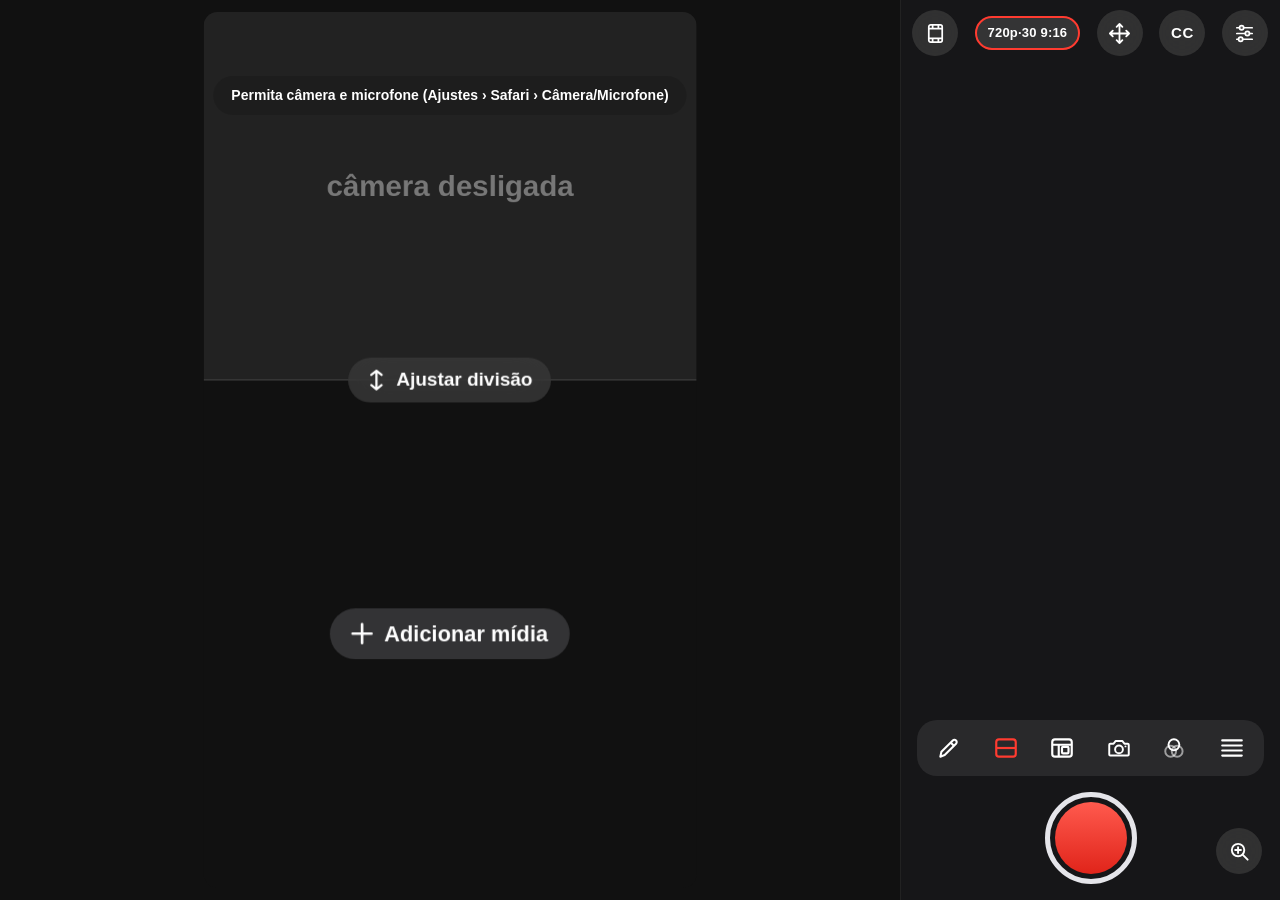
<file: index.html>
<!doctype html>
<html lang="pt-BR">
<head>
<meta charset="utf-8">
<meta name="viewport" content="width=device-width,initial-scale=1,viewport-fit=cover,user-scalable=no">
<title>Reagindo</title>
<meta name="theme-color" content="#111111">
<meta name="apple-mobile-web-app-capable" content="yes">
<meta name="mobile-web-app-capable" content="yes">
<meta name="apple-mobile-web-app-status-bar-style" content="black-translucent">
<meta name="apple-mobile-web-app-title" content="Reagindo">
<link rel="manifest" href="manifest.webmanifest">
<link rel="apple-touch-icon" href="apple-touch-icon.png">
<link rel="icon" href="icon-192.png">
<link rel="stylesheet" href="style.css?v=16">
</head>
<body>
<svg width="0" height="0" style="position:absolute">
  <defs>
    <symbol id="i-film" viewBox="0 0 24 24"><rect x="5" y="3" width="14" height="18" rx="2" fill="none" stroke="currentColor" stroke-width="1.8"/><path d="M5 7h14M5 17h14M9 3v4M15 3v4M9 17v4M15 17v4" stroke="currentColor" stroke-width="1.8"/></symbol>
    <symbol id="i-mirror" viewBox="0 0 24 24"><path d="M12 3v18" stroke="currentColor" stroke-width="1.8" stroke-dasharray="2 2.5"/><path d="M9 7 4 12l5 5V7zM15 7l5 5-5 5V7z" fill="none" stroke="currentColor" stroke-width="1.8" stroke-linejoin="round"/></symbol>
    <symbol id="i-sliders" viewBox="0 0 24 24"><path d="M4 6h16M4 12h16M4 18h16" stroke="currentColor" stroke-width="1.8" stroke-linecap="round"/><circle cx="9" cy="6" r="2.2" fill="#555" stroke="currentColor" stroke-width="1.8"/><circle cx="15" cy="12" r="2.2" fill="#555" stroke="currentColor" stroke-width="1.8"/><circle cx="8" cy="18" r="2.2" fill="#555" stroke="currentColor" stroke-width="1.8"/></symbol>
    <symbol id="i-gallery" viewBox="0 0 24 24"><rect x="6" y="6" width="15" height="14" rx="2.5" fill="none" stroke="currentColor" stroke-width="1.8"/><path d="M3 16V5.5A2.5 2.5 0 0 1 5.5 3H17" fill="none" stroke="currentColor" stroke-width="1.8" stroke-linecap="round"/><path d="m8 18 4-4.5 3 3 2-2 3 3.5" fill="none" stroke="currentColor" stroke-width="1.8" stroke-linejoin="round"/><circle cx="16.5" cy="9.8" r="1.4" fill="currentColor"/></symbol>
    <symbol id="i-split" viewBox="0 0 24 24"><rect x="3" y="4" width="18" height="16" rx="2.5" fill="none" stroke="currentColor" stroke-width="2"/><path d="M3 12h18" stroke="currentColor" stroke-width="2"/></symbol>
    <symbol id="i-pip" viewBox="0 0 24 24"><rect x="3" y="4" width="18" height="16" rx="2.5" fill="none" stroke="currentColor" stroke-width="2"/><rect x="12" y="11" width="6" height="6" rx="1" fill="none" stroke="currentColor" stroke-width="2"/><path d="M3 9h18M9 9v11" stroke="currentColor" stroke-width="2"/></symbol>
    <symbol id="i-camera" viewBox="0 0 24 24"><path d="M4 8h3l2-2.5h6L17 8h3a1 1 0 0 1 1 1v9a1 1 0 0 1-1 1H4a1 1 0 0 1-1-1V9a1 1 0 0 1 1-1z" fill="none" stroke="currentColor" stroke-width="1.8" stroke-linejoin="round"/><circle cx="12" cy="13.3" r="3.6" fill="none" stroke="currentColor" stroke-width="1.8"/><circle cx="18" cy="10.5" r=".9" fill="currentColor"/></symbol>
    <symbol id="i-react" viewBox="0 0 24 24"><circle cx="11" cy="9" r="5" fill="none" stroke="currentColor" stroke-width="1.8"/><circle cx="8" cy="15" r="5" fill="none" stroke="currentColor" stroke-width="1.8" opacity=".55"/><circle cx="14" cy="15" r="5" fill="none" stroke="currentColor" stroke-width="1.8" opacity=".55"/></symbol>
    <symbol id="i-menu" viewBox="0 0 24 24"><path d="M3 5h18M3 9.7h18M3 14.3h18M3 19h18" stroke="currentColor" stroke-width="2" stroke-linecap="round"/></symbol>
    <symbol id="i-down" viewBox="0 0 24 24"><path d="M12 4v15M6 13l6 6 6-6" fill="none" stroke="currentColor" stroke-width="2.2" stroke-linecap="round" stroke-linejoin="round"/></symbol>
    <symbol id="i-chev" viewBox="0 0 24 24"><path d="m5 9 7 7 7-7" fill="none" stroke="currentColor" stroke-width="2.4" stroke-linecap="round" stroke-linejoin="round"/></symbol>
    <symbol id="i-updown" viewBox="0 0 24 24"><path d="M12 3v18M7 7l5-4 5 4M7 17l5 4 5-4" fill="none" stroke="currentColor" stroke-width="2.2" stroke-linecap="round" stroke-linejoin="round"/></symbol>
    <symbol id="i-plus" viewBox="0 0 24 24"><path d="M12 4v16M4 12h16" stroke="currentColor" stroke-width="2.2" stroke-linecap="round"/></symbol>
    <symbol id="i-move" viewBox="0 0 24 24"><path d="M12 2v20M2 12h20M12 2 9 5M12 2l3 3M12 22l-3-3M12 22l3-3M2 12l3-3M2 12l3 3M22 12l-3-3M22 12l-3 3" fill="none" stroke="currentColor" stroke-width="1.9" stroke-linecap="round" stroke-linejoin="round"/></symbol>
    <symbol id="i-pen" viewBox="0 0 24 24"><path d="M4 20l1-4.5L15.5 5a2.1 2.1 0 0 1 3 3L8 18.5 4 20z" fill="none" stroke="currentColor" stroke-width="1.9" stroke-linejoin="round"/><path d="M13.5 7l3 3" stroke="currentColor" stroke-width="1.9"/></symbol>
    <symbol id="i-zoom" viewBox="0 0 24 24"><circle cx="10.5" cy="10.5" r="6.5" fill="none" stroke="currentColor" stroke-width="2"/><path d="m15.5 15.5 5 5M10.5 7.5v6M7.5 10.5h6" stroke="currentColor" stroke-width="2" stroke-linecap="round"/></symbol>
    <symbol id="i-play" viewBox="0 0 24 24"><path d="M7 4.5v15l12.5-7.5z" fill="currentColor"/></symbol>
    <symbol id="i-pause" viewBox="0 0 24 24"><rect x="6" y="4.5" width="4" height="15" rx="1" fill="currentColor"/><rect x="14" y="4.5" width="4" height="15" rx="1" fill="currentColor"/></symbol>
  </defs>
</svg>

<main id="app">
  <div id="frameBox">
    <div id="ytWrap"><div id="yt"></div></div>
    <canvas id="cv"></canvas>
    <div id="camHit"></div>
    <div id="adjHit"><div class="adj-hint">✥ Arraste pra mover · 🤏 pince pra zoom<br><small>vale pro vídeo e pra sua câmera · 2 toques reseta</small></div></div>
    <button id="adjDone" class="pill floating done">✓ Pronto</button>
    <div id="drawHit"></div>
    <div id="countdown" class="countdown hidden">3</div>
    <button id="splitPill" class="pill floating"><svg><use href="#i-updown"/></svg>Ajustar divisão</button>
    <button id="addMedia" class="pill floating big"><svg><use href="#i-plus"/></svg>Adicionar mídia</button>
  </div>

  <!-- topo -->
  <div class="top">
    <button id="mediaBtn" class="round" aria-label="Mídia"><svg><use href="#i-film"/></svg></button>
    <div id="qualityPill" class="qpill">720p·30 SDR</div>
    <button id="adjBtn" class="round" aria-label="Ajustar zoom e posição"><svg><use href="#i-move"/></svg></button>
    <button id="ccBtn" class="round cc" aria-label="Legenda ao vivo">CC</button>
    <button id="settingsBtn" class="round" aria-label="Ajustes"><svg><use href="#i-sliders"/></svg></button>
  </div>

  <!-- base -->
  <div class="bottom">
    <div class="playbar hidden" id="playbar">
      <button id="playBtn" class="pb-play"><svg><use href="#i-play"/></svg></button>
      <button id="replayBtn" class="pb-replay" aria-label="Replay lento">⟲<b>½</b></button>
      <button id="qPrev" class="pb-q hidden" aria-label="Vídeo anterior">⏮</button><span id="qInfo" class="pb-qi hidden"></span><button id="qNext" class="pb-q hidden" aria-label="Próximo vídeo">⏭</button>
      <span id="tCur">0:00</span>
      <input id="seekBar" type="range" min="0" max="1000" value="0">
      <span id="tDur">0:00</span>
    </div>

    <div class="sounds hidden" id="soundBar"></div>
    <input id="sndFile" type="file" accept="audio/*,video/*" multiple hidden>
    <div class="emojis hidden" id="emojiBar">
      <button data-e="😂">😂</button><button data-e="😱">😱</button><button data-e="🔥">🔥</button><button data-e="👀">👀</button><button data-e="❤️">❤️</button><button data-e="💀">💀</button><button data-e="🤯">🤯</button><button data-e="👏">👏</button>
      <button id="tickerBtn" class="txt tk" aria-label="Faixa de texto">📰</button><button id="endBtn" class="txt tk" aria-label="Tela final">🏁</button>
      <button id="balloonBtn" class="txt">Aa</button>
    </div>

    <button id="lastBtn" class="round dl hidden" aria-label="Última gravação"><svg><use href="#i-down"/></svg></button>
    <button id="punchBtn" class="round punch" aria-label="Zoom dramático"><svg><use href="#i-zoom"/></svg></button>
    <button id="pauseRec" class="round pauserec" aria-label="Pausar gravação">⏸</button>

    <div class="tbrow">
      <button id="tbToggle" class="chev" aria-label="Recolher"><svg><use href="#i-chev"/></svg></button>
      <div class="toolbar" id="toolbar">
        <button id="tbDraw" aria-label="Desenhar na tela"><svg><use href="#i-pen"/></svg></button>
        <button data-layout="split" aria-label="Tela dividida"><svg><use href="#i-split"/></svg></button>
        <button data-layout="pip916" aria-label="Câmera no canto"><svg><use href="#i-pip"/></svg></button>
        <button id="tbFlip" aria-label="Trocar câmera"><svg><use href="#i-camera"/></svg></button>
        <button id="tbReact" aria-label="Reações"><svg><use href="#i-react"/></svg></button>
        <button id="tbPrompter" aria-label="Teleprompter"><svg><use href="#i-menu"/></svg></button>
      </div>
    </div>

    <button id="recBtn" class="shutter" aria-label="Gravar"><span></span></button>
  </div>
</main>

<div id="drawBar" class="drawbar">
  <div class="dcolors">
    <button data-color="#ffd60a" style="--c:#ffd60a"></button><button data-color="#ff3b30" style="--c:#ff3b30"></button>
    <button data-color="#ffffff" style="--c:#fff"></button><button data-color="#0a84ff" style="--c:#0a84ff"></button><button data-color="#30d158" style="--c:#30d158"></button>
  </div>
  <div class="dtools">
    <button data-tool="arrow">➚</button><button data-tool="circle">◯</button><button data-tool="pen">✎</button>
    <button id="drawUndo">↶</button><button id="drawClearBtn">🗑</button>
    <button id="drawDone" class="ok">Pronto</button>
  </div>
</div>

<div id="scrim" class="scrim"></div>

<!-- Mídia -->
<div id="mediaSheet" class="sheet">
  <div class="grab"></div>
  <h3>Adicionar mídia</h3>
  <label class="sbtn primary" for="fileMulti"><svg><use href="#i-gallery"/></svg>Vídeo do celular <small>(pode escolher vários = fila)</small></label>
  <input id="fileMulti" type="file" accept="video/*" multiple hidden>
  <input id="file" type="file" accept="video/*" hidden>
  <button id="histBtn" class="sbtn">🕘 Minhas gravações</button>
  <div class="sep">ou link do YouTube</div>
  <div class="row">
    <input id="ytUrl" type="url" inputmode="url" placeholder="Cole o link do YouTube" autocomplete="off">
    <button id="ytGo" class="sbtn">Usar</button>
  </div>
  <p class="hint">Com link do YouTube, grave pela <b>Gravação de Tela</b> do iPhone (o YouTube bloqueia a gravação por dentro do app). Vídeo de TikTok/Insta: baixe e escolha em “Vídeo do celular”.</p>
  <div class="sep">editar um vídeo já gravado</div>
  <label class="sbtn" for="edFile">✂️ Abrir vídeo no editor</label>
  <input id="edFile" type="file" accept="video/*" hidden>
  <button id="clearMedia" class="sbtn ghost">Remover mídia</button>
</div>

<!-- Ajustes -->
<div id="settingsSheet" class="sheet">
  <div class="grab"></div>
  <h3>Ajustes</h3>
  <div class="set"><span>Qualidade</span>
    <div class="seg" id="resSeg"><button data-res="720">720p</button><button data-res="1080">1080p</button><button data-res="4k">4K</button></div>
  </div>
  <div class="set"><span>Formato</span>
    <div class="seg" id="layoutSeg"><button data-layout="split">Dividida</button><button data-layout="pip916">Canto 9:16</button><button data-layout="pip169">16:9</button><button data-layout="pip11">Quadrado</button></div>
  </div>
  <label class="set tog"><span>Eu em cima (tela dividida)</span><input id="camTop" type="checkbox"></label>
  <div class="set"><span>Tamanho da câmera (canto)</span><input id="camSize" type="range" min="0.18" max="0.7" step="0.01"></div>
  <div class="set"><span>Câmera no canto</span>
    <div class="seg" id="shapeSeg"><button data-shape="circle">Círculo</button><button data-shape="square">Quadrada</button><button data-shape="rect">Retâng.</button><button data-shape="free">Livre</button></div>
  </div>
  <div class="set"><span>Zoom do vídeo</span><input id="zoom" type="range" min="0.5" max="5" step="0.01"></div>
  <div class="set"><span>Mover vídeo ↔</span><input id="offX" type="range" min="-1.5" max="1.5" step="0.01"></div>
  <div class="set"><span>Mover vídeo ↕</span><input id="offY" type="range" min="-1.5" max="1.5" step="0.01"></div>
  <button id="resetVideo" class="sbtn">Resetar zoom/posição do vídeo</button>
  <div id="ytOnly"><label class="set tog"><span>Vídeo do YouTube é vertical (Shorts)</span><input id="ytVertical" type="checkbox"></label></div>
  <div class="set"><span>Volume do vídeo</span><input id="vol" type="range" min="0" max="1" step="0.05"></div>
  <div class="set"><span>Volume dos sons</span><input id="sfxVol" type="range" min="0" max="1" step="0.05"></div>
  <label class="set tog"><span>Abaixar o vídeo quando eu falar</span><input id="duck" type="checkbox"></label>
  <label class="set tog"><span>Selo “PAUSEI” ao pausar</span><input id="badge" type="checkbox"></label>
  <label class="set tog"><span>Vídeo preenchendo (corta bordas)</span><input id="fill" type="checkbox"></label>
  <label class="set tog"><span>Tirar balão ao dar play</span><input id="autoClear" type="checkbox"></label>
  <label class="set tog"><span>Apagar desenhos ao dar play</span><input id="drawClear" type="checkbox"></label>
  <label class="set tog"><span>Contagem 3-2-1 ao gravar</span><input id="countdown" type="checkbox"></label>
  <label class="set tog"><span>Mostrar minha marca (@)</span><input id="wmOn" type="checkbox"></label>
  <input id="wmText" type="text" maxlength="30" placeholder="Seu @ (ex.: @seucanal)" autocomplete="off" autocapitalize="off">
  <h4 class="sh">📷 Fundo da câmera</h4>
  <div class="seg wrap" id="bgSeg"><button data-bg="normal">Normal</button><button data-bg="none">Sem fundo</button><button data-bg="blur">Desfocar</button><button data-bg="color">Cor</button><button data-bg="image">Foto</button></div>
  <div class="set hidden" id="bgColorRow"><span>Cor do fundo</span><input id="bgColor" type="color" value="#00b140"></div>
  <div class="hidden" id="bgPickRow"><button id="bgPick" class="sbtn">🖼️ Escolher foto de fundo</button></div>
  <input id="bgFile" type="file" accept="image/*" hidden>
  <p class="hint">“Sem fundo” recorta só você e põe por cima do vídeo (use câmera “Livre”). Pesa um pouco no iPhone.</p>
  <h4 class="sh">✨ Luz e filtro</h4>
  <div class="set"><span>Clarear rosto</span><input id="light" type="range" min="0" max="1" step="0.05"></div>
  <div class="set"><span>Suavizar pele</span><input id="smooth" type="range" min="0" max="1" step="0.05"></div>
  <label class="set tog"><span>Preto e branco</span><input id="bw" type="checkbox"></label>
  <label class="set tog"><span>Espelhar minha câmera</span><input id="mirrorT" type="checkbox"></label>
  <h4 class="sh">📰 Faixa estilo TV</h4>
  <label class="set tog"><span>Mostrar faixa</span><input id="tickerOn" type="checkbox"></label>
  <div class="row"><input id="tickerTag" type="text" maxlength="12" placeholder="LANCE" style="flex:0 0 32%"><input id="tickerText" type="text" maxlength="90" placeholder="GOL DO FLA AOS 90+3'"></div>
  <h4 class="sh">🏁 Tela final</h4>
  <input id="endQ" type="text" maxlength="60" placeholder="Foi pênalti? Comenta aí!">
  <button id="endNow" class="sbtn">Mostrar tela final agora (6 s)</button>
  <h4 class="sh">🎞️ Fila de vídeos</h4>
  <label class="set tog"><span>Passar pro próximo sozinho</span><input id="autoNext" type="checkbox"></label>
  <h4 class="sh">Mais</h4>
  <button id="openMoments" class="sbtn">📍 Momentos que você pausou</button>
  <h4 class="sh">📲 Instalar o app</h4>
  <button id="installBtn" class="sbtn primary hidden">📲 Instalar app neste aparelho</button>
  <p id="installHelp" class="hint"></p>
  <details class="help"><summary>Instalar no iPhone</summary>
    Abra no <b>Safari</b> → <b>Compartilhar</b> → <b>Adicionar à Tela de Início</b>. Use fone de ouvido pro som do vídeo não vazar no microfone.
  </details>
</div>

<!-- Balão -->
<div id="balloonSheet" class="sheet">
  <div class="grab"></div>
  <h3>Balão de comentário</h3>
  <textarea id="commentText" rows="2" maxlength="140" placeholder="Escreva o que vai aparecer no vídeo…"></textarea>
  <div class="row">
    <button id="commentShow" class="sbtn primary">Mostrar</button>
    <button id="commentClear" class="sbtn">Tirar balão</button>
  </div>
</div>

<!-- Histórico -->
<div id="histSheet" class="sheet">
  <div class="grab"></div>
  <h3>Minhas gravações</h3>
  <p class="hint">Tudo que você grava fica salvo aqui dentro do app, mesmo se fechar. <span id="histUse"></span></p>
  <div id="histList"></div>
</div>

<!-- Teleprompter -->
<div id="prompterSheet" class="sheet">
  <div class="grab"></div>
  <h3>Teleprompter</h3>
  <p class="hint">Aparece no alto da tela, perto da câmera, e <b>não sai na gravação</b>.</p>
  <textarea id="pText" rows="6" placeholder="Cole ou escreva seu roteiro aqui…"></textarea>
  <div class="set"><span>Velocidade</span><input id="pSpeed" type="range" min="0.3" max="4" step="0.1"></div>
  <div class="set"><span>Tamanho da letra</span><input id="pSize" type="range" min="16" max="48" step="1"></div>
  <div class="set"><span>Altura da caixa</span><input id="pHeight" type="range" min="15" max="60" step="1"></div>
  <label class="set tog"><span>Rolar sozinho quando começar a gravar</span><input id="pAuto" type="checkbox"></label>
  <div class="row">
    <button id="pShow" class="sbtn primary">Mostrar na tela</button>
    <button id="pHide" class="sbtn">Esconder</button>
  </div>
</div>

<!-- Momentos -->
<div id="momentsSheet" class="sheet">
  <div class="grab"></div>
  <h3>Momentos que você pausou</h3>
  <ol id="momentsList"></ol>
  <button id="copyMoments" class="sbtn">Copiar lista</button>
</div>

<!-- Gravar com YouTube -->
<div id="ytRecSheet" class="sheet">
  <div class="grab"></div>
  <h3>Gravar react do YouTube</h3>
  <p class="hint">O YouTube não deixa nenhum app gravar o player por dentro. No iPhone é assim:</p>
  <ol class="steps">
    <li>Abra a <b>Central de Controle</b> e <b>segure</b> o botão de Gravação de Tela ⏺</li>
    <li>Ligue o <b>Microfone</b> e toque em <b>Iniciar Gravação</b></li>
    <li>Volte aqui e toque em <b>Modo limpo</b>: os botões somem e fica só o react</li>
    <li>Pra pausar, toque no vídeo. Pra sair, toque no ✕ discreto no canto</li>
  </ol>
  <button id="goClean" class="sbtn primary">Entrar no modo limpo</button>
  <button id="recCamOnly" class="sbtn">Gravar só minha câmera e voz (sem o YouTube)</button>
</div>

<button id="cleanExit" aria-label="Sair do modo limpo">✕</button>

<!-- Resultado -->
<div id="result" class="modal hidden">
  <div class="modal-box">
    <video id="resultVid" controls playsinline></video>
    <button id="saveBtn" class="sbtn primary">📲 Salvar no app Fotos</button>
    <p class="hint" style="text-align:center">Na tela que abrir, toque em <b>“Salvar Vídeo”</b>. Ele vai direto pro rolo da câmera.</p>
    <button id="editBtn" class="sbtn">✂️ Editar (cortar, capa, música)</button>
    <a id="dlBtn" class="sbtn" download>Baixar arquivo</a>
    <button id="histBtn2" class="sbtn">🕘 Minhas gravações</button>
    <button id="closeResult" class="sbtn ghost">Fechar</button>
  </div>
</div>

<!-- ============ EDITOR ============ -->
<section id="editor" class="editor hidden">
  <div class="ed-top">
    <button id="edClose" class="sbtn ghost">✕ Fechar</button>
    <b>Editor</b>
    <button id="edExport" class="sbtn primary">Exportar</button>
  </div>
  <div class="ed-view"><video id="edVid" playsinline webkit-playsinline preload="auto"></video></div>
  <div class="ed-time" id="edTime">0:00.0</div>
  <div class="ed-bar" id="edBar"><div id="edSegs"></div><div class="ed-head" id="edHead"></div></div>
  <div class="ed-ctrl">
    <button id="edBack" class="round">−½s</button>
    <button id="edPlay" class="ed-play">▶</button>
    <button id="edFwd" class="round">+½s</button>
  </div>
  <div class="ed-tabs" id="edTabs">
    <button data-tab="cut">✂️ Cortar</button><button data-tab="cover">🖼️ Capa</button><button data-tab="music">🎵 Música</button>
  </div>
  <div class="edpane" data-pane="cut">
    <div class="row">
      <button id="edSetStart" class="sbtn">⇤ Começa aqui <small id="edStartLbl"></small></button>
      <button id="edSetEnd" class="sbtn">Termina aqui ⇥ <small id="edEndLbl"></small></button>
    </div>
    <button id="edCutBtn" class="sbtn">✂ Começar corte aqui</button>
    <ol id="edCuts" class="ed-cuts"></ol>
    <p class="hint">Arraste na barra pra achar o ponto. Vermelho = trecho que sai do vídeo.</p>
  </div>
  <div class="edpane hidden" data-pane="cover">
    <button id="edCoverGrab" class="sbtn primary">📸 Usar o frame atual como capa</button>
    <input id="edTitle" type="text" maxlength="60" placeholder="Título da capa (ex.: NÃO ACREDITO NESSE GOL)">
    <img id="edCoverPrev" class="ed-cover hidden" alt="Prévia da capa">
    <label class="set tog"><span>Colocar a capa no início do vídeo (1 s)</span><input id="edCoverIn" type="checkbox" checked></label>
    <button id="edCoverSave" class="sbtn">Salvar capa como foto</button>
  </div>
  <div class="edpane hidden" data-pane="music">
    <label class="sbtn" for="edMusicFile">🎵 Escolher música do celular</label>
    <input id="edMusicFile" type="file" accept="audio/*,video/*" hidden>
    <div class="set"><span id="edMusicName">Nenhuma música</span><button id="edMusicDel" class="sbtn ghost hidden">Remover</button></div>
    <div class="set"><span>Volume da música</span><input id="edMusicVol" type="range" min="0" max="1" step="0.05" value="0.25"></div>
    <label class="set tog"><span>Abaixar música quando tiver voz</span><input id="edDuck" type="checkbox" checked></label>
  </div>
  <div id="edProgress" class="ed-progress hidden">
    <div><b id="edProgTxt">Exportando… 0%</b><div class="ed-prog"><i id="edProgBar"></i></div>
    <p class="hint">Deixe o app aberto. O vídeo toca enquanto exporta.</p></div>
  </div>
</section>

<div id="prompter" class="prompter hidden">
  <div class="p-scroll" id="pScroll"><div id="pInner"></div></div>
  <div class="p-guide"></div>
  <div class="p-ctrl">
    <button id="pPlay">▶</button><button id="pSlow">−</button><span id="pSpeedLbl">1.0x</span><button id="pFast">+</button>
    <button id="pRestart">⟲</button><button id="pEdit">✎</button><button id="pClose">✕</button>
  </div>
</div>

<div id="toast" class="toast"></div>


<video id="vid" playsinline webkit-playsinline preload="auto"></video>
<video id="cam" playsinline webkit-playsinline muted autoplay></video>

<script src="fixmp4.js?v=16"></script>
<script src="app.js?v=16"></script>
<script src="editor.js?v=16"></script>
<script src="prompter.js?v=16"></script>
<script src="extras.js?v=16"></script>
<script src="install.js?v=16"></script>
</body>
</html>
</file>
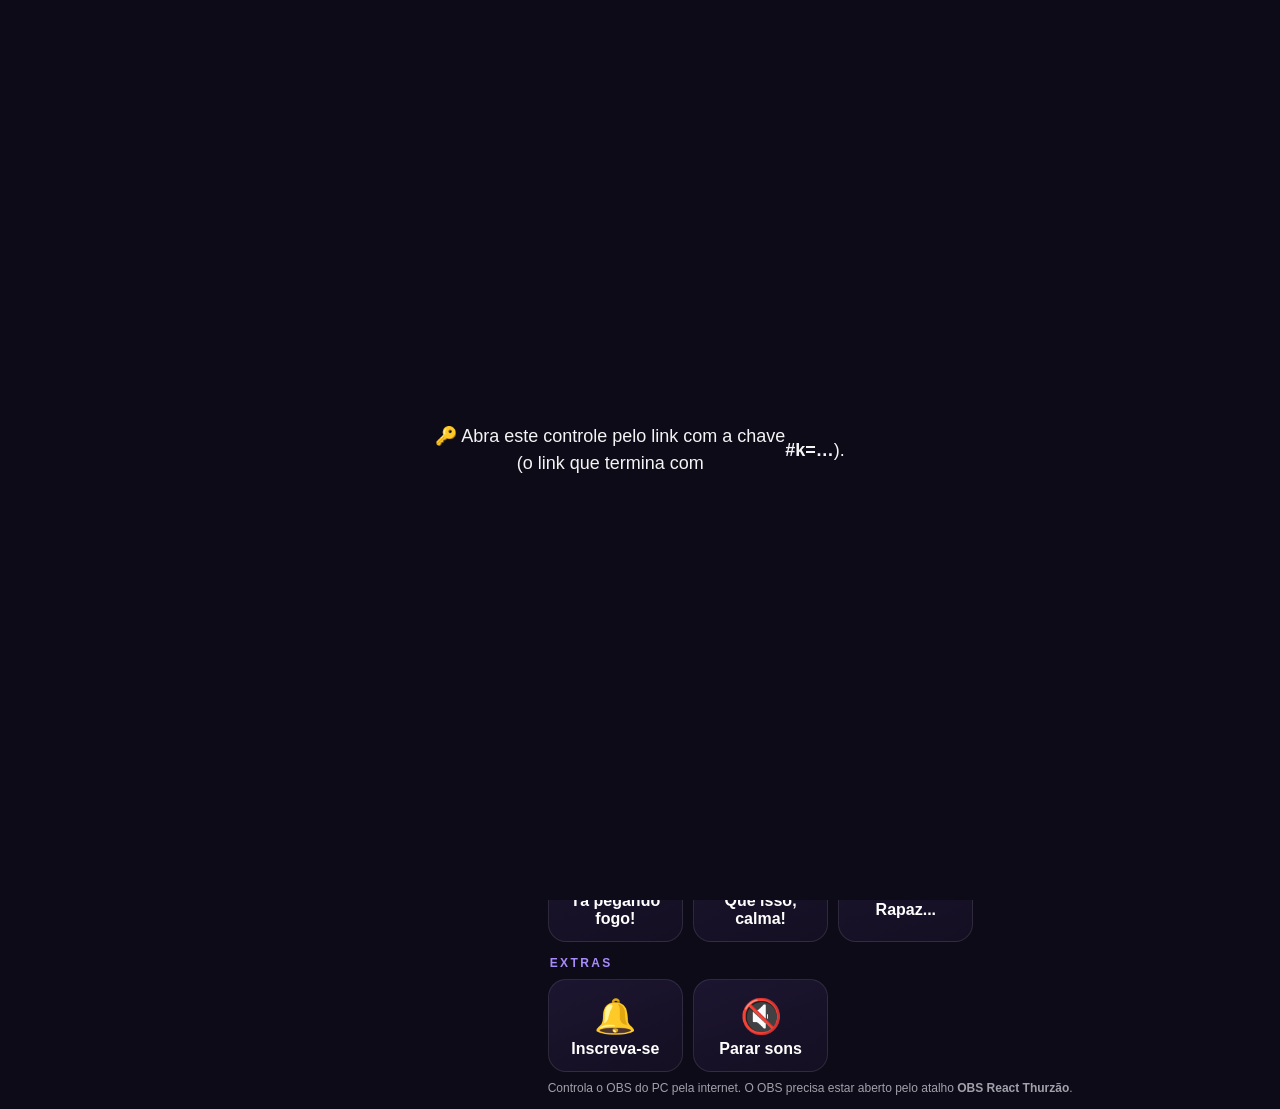
<file: controle/index.html>
<!doctype html>
<html lang="pt-BR"><head><meta charset="utf-8">
<meta name="viewport" content="width=device-width, initial-scale=1, user-scalable=no, viewport-fit=cover">
<meta name="theme-color" content="#0e0b18">
<title>Controle React Thurzão</title>
<link rel="manifest" href="manifest.json">
<link rel="icon" href="../estudio/icon-192.png">
<style>
* { box-sizing:border-box; -webkit-tap-highlight-color:transparent; }
html, body { margin:0; height:100%; background:#0e0b18; color:#f4f4f5; font-family:Roboto,"Segoe UI",Arial,sans-serif; user-select:none; }
body { padding:14px 16px; overflow:auto; }
.top { display:flex; align-items:center; gap:10px; }
.top b { font-size:19px; letter-spacing:.08em; }
.st { font-size:12px; padding:5px 10px; border-radius:999px; background:#3f1d1d; color:#fca5a5; }
.st.on { background:#14532d; color:#bbf7d0; }
h2 { font-size:12px; letter-spacing:.2em; color:#a78bfa; margin:14px 2px 9px; font-weight:800; }
.grid { display:grid; grid-template-columns:repeat(auto-fill,minmax(132px,1fr)); gap:10px; }
button { border:1px solid rgba(255,255,255,.1); border-radius:18px; padding:16px 8px 13px; background:linear-gradient(160deg,#1c1530,#140f22);
  color:#fff; font:700 16px Roboto,"Segoe UI",sans-serif; text-align:center; touch-action:manipulation; transition:transform .06s; }
button:active { transform:scale(.93); }
button .e { display:block; font-size:34px; margin-bottom:4px; }
button.ativo { border-color:#ec4899; background:linear-gradient(160deg,#4c1d95,#831843); box-shadow:0 0 18px rgba(236,72,153,.45); }
button.tocando { border-color:#22d3ee; box-shadow:0 0 18px rgba(34,211,238,.6); }
.rec { display:flex; gap:10px; } .rec button { flex:1; font-size:18px; padding:18px 8px; }
.tempo { font:800 24px Roboto,sans-serif; min-width:120px; display:flex; align-items:center; justify-content:center; border-radius:14px; background:#18181b; color:#71717a; }
.tempo.on { color:#fff; background:#be123c; }
#bRec.gravando { background:linear-gradient(160deg,#991b1b,#7f1d1d); border-color:#ef4444; }
#bLive.nolive { background:linear-gradient(160deg,#991b1b,#be123c); border-color:#f43f5e; box-shadow:0 0 22px rgba(244,63,94,.55); }
#bMic.mudo { background:#27272a; border-color:#ef4444; color:#fca5a5; }
.prev { position:relative; margin-top:12px; border-radius:16px; overflow:hidden; border:1px solid rgba(255,255,255,.12); background:#000; aspect-ratio:16/9; }
.prev img { width:100%; height:100%; object-fit:contain; display:block; }
.prev .tag { position:absolute; left:10px; bottom:10px; font:700 13px Roboto,sans-serif; padding:5px 10px; border-radius:999px; background:rgba(0,0,0,.65); }
.prev .vivo { position:absolute; right:10px; top:10px; font:800 13px Roboto,sans-serif; letter-spacing:.1em; padding:5px 10px; border-radius:999px; background:#be123c; display:none; }
.prev.on .vivo { display:block; }
.mini { padding:8px 12px; font-size:13px; border-radius:12px; }
.dica { font-size:12px; color:#a1a1aa; margin-top:8px; line-height:1.4; }
.chave { position:fixed; inset:0; background:#0e0b18; display:none; align-items:center; justify-content:center; text-align:center; padding:30px; font-size:18px; line-height:1.5; }
@media (min-width: 820px) { .cols { display:grid; grid-template-columns:minmax(360px,41%) 1fr; gap:20px; align-items:start; } .colA { position:sticky; top:0; } }
</style></head>
<body>
<div class="top"><b>🎛 CONTROLE</b><span id="st" class="st">conectando…</span><span style="flex:1"></span>
  <button id="bInst" class="mini" style="display:none">📲 Instalar app</button>
  <button id="bPrev" class="mini">👁 Prévia</button><button id="bFull" class="mini">⛶ Tela cheia</button></div>
<div class="cols"><div class="colA">
  <div class="prev" id="prev"><img id="pimg" alt=""><span class="tag" id="pcena">—</span><span class="vivo">● AO VIVO</span></div>
  <h2>LIVE</h2>
  <div class="rec"><button id="bLive">🔴 INICIAR LIVE</button><div class="tempo" id="tLive">OFF</div></div>
  <div class="dica" id="saude">—</div>
  <h2>GRAVAÇÃO</h2>
  <div class="rec"><button id="bRec">⏺ GRAVAR</button><button id="bPause">⏸ PAUSAR</button><div class="tempo" id="tRec">00:00:00</div></div>
  <h2>MICROFONE</h2>
  <div class="rec"><button id="bMic">🎙 MIC LIGADO</button></div>
</div><div class="colB">
  <h2>VÍDEO</h2>
  <div class="rec"><button id="vBack">⏪ 10s</button><button id="vPlay">⏯ PAUSAR / TOCAR</button><button id="vFwd">10s ⏩</button></div>
  <h2>CÂMERA</h2><div class="grid" id="cams"></div>
  <h2>TELAS DA LIVE</h2><div class="grid" id="telas"></div>
  <h2>SONS</h2><div class="grid" id="sons"></div>
  <h2>MEMES</h2><div class="grid" id="memes"></div>
  <h2>EXTRAS</h2>
  <div class="grid"><button id="bPop"><span class="e">🔔</span>Inscreva-se</button><button id="bStop"><span class="e">🔇</span>Parar sons</button></div>
  <p class="dica">Controla o OBS do PC pela internet. O OBS precisa estar aberto pelo atalho <b>OBS React Thurzão</b>.</p>
</div></div>
<div class="chave" id="semChave">🔑 Abra este controle pelo link com a chave<br>(o link que termina com <b>#k=…</b>).</div>
<video id="acordado" src="acordado.mp4" muted loop playsinline style="position:fixed;width:1px;height:1px;opacity:0;pointer-events:none"></video>

<script src="mqttmini.js"></script>
<script src="publico.js"></script>
<script>
const $ = id => document.getElementById(id);
// chave: vem do link (#k=...) e fica guardada no tablet
const hk = (location.hash.match(/k=([A-Za-z0-9]+)/) || [])[1];
if (hk) { localStorage.setItem('chave', hk); history.replaceState(null, '', location.pathname); }
const CHAVE = localStorage.getItem('chave');
if (!CHAVE) $('semChave').style.display = 'flex';
const base = 'thz/' + CHAVE + '/';

let estado = {}, ultimoEstado = 0, prevOn = localStorage.getItem('prevOn') !== '0';
const clientes = [];
function msg(t, txt) {
  if (t === base + 'st') { try { const e = JSON.parse(txt); if (e.ts >= (estado.ts || 0)) { estado = e; ultimoEstado = Date.now(); render(); } } catch (x) {} }
  else if (t === base + 'img') { $('pimg').src = txt; }
  else if (t === base + 'ev') { try { const e = JSON.parse(txt); const b = document.querySelector(`[data-som="${CSS.escape(e.tocando)}"]`); if (b) b.classList.toggle('tocando', e.on); } catch (x) {} }
}
if (CHAVE) RELAY_BROKERS.forEach((u, i) => { const c = new MQTTMini(u, 'tab-' + i + '-' + Math.random().toString(36).slice(2, 8), msg, () => {}); ['st', 'img', 'ev'].forEach(s => c.sub(base + s)); clientes.push(c); });
// envia o comando por TODOS os servidores conectados (o PC ignora repetidos pelo id)
function cmd(o) { o.id = Date.now().toString(36) + Math.random().toString(36).slice(2, 6); const t = JSON.stringify(o); clientes.forEach(c => c.pub(base + 'cmd', t, false)); }
setInterval(() => cmd({ a: 'hb', prev: prevOn }), 4000);
setTimeout(() => cmd({ a: 'hb', prev: prevOn }), 1500);

function render() {
  const ok = Date.now() - ultimoEstado < 20000 && clientes.some(c => c.ok);
  $('st').textContent = ok ? 'OBS conectado' : (clientes.some(c => c.ok) ? 'esperando o OBS…' : 'sem internet');
  $('st').className = 'st' + (ok ? ' on' : '');
  document.querySelectorAll('[data-cena]').forEach(b => b.classList.toggle('ativo', b.dataset.cena === estado.cena));
  const c = PUBLICO.cenas.find(x => x.cena === estado.cena); $('pcena').textContent = c ? c.emoji + ' ' + c.rotulo : (estado.cena || '—');
  $('bRec').classList.toggle('gravando', !!estado.rec); $('bRec').textContent = estado.rec ? '⏹ PARAR' : '⏺ GRAVAR';
  $('bPause').textContent = estado.pausa ? '▶ CONTINUAR' : '⏸ PAUSAR'; $('tRec').textContent = estado.recT || '00:00:00';
  $('bLive').classList.toggle('nolive', !!estado.live); if (!armado) $('bLive').textContent = estado.live ? '⏹ ENCERRAR LIVE' : '🔴 INICIAR LIVE';
  $('tLive').textContent = estado.live ? estado.liveT : 'OFF'; $('tLive').classList.toggle('on', !!estado.live); $('prev').classList.toggle('on', !!estado.live);
  $('saude').innerHTML = estado.live ? `<span style="color:${estado.cong > 30 || estado.perd > 2 ? '#f87171' : estado.cong > 10 ? '#fbbf24' : '#4ade80'}">● Conexão ${estado.cong > 30 ? 'ruim' : estado.cong > 10 ? 'instável' : 'ótima'}</span> · congestionamento ${estado.cong}% · perdidos ${estado.perd}%` : 'Fora do ar';
  $('bMic').classList.toggle('mudo', !!estado.mic); $('bMic').textContent = estado.mic ? '🔇 MIC MUTADO' : '🎙 MIC LIGADO';
}
setInterval(render, 1000);

PUBLICO.cenas.forEach(c => { const b = document.createElement('button'); b.dataset.cena = c.cena; b.innerHTML = `<span class="e">${c.emoji}</span>${c.rotulo}`;
  b.onclick = () => { cmd({ a: 'cena', v: c.cena }); estado.cena = c.cena; render(); }; $(c.grupo === 'live' ? 'telas' : 'cams').appendChild(b); });
PUBLICO.sons.forEach(s => { const b = document.createElement('button'); b.dataset.som = s.fonte; b.innerHTML = `<span class="e">${s.emoji}</span>${s.rotulo}`;
  b.onclick = () => cmd({ a: 'som', v: s.fonte }); $(s.grupo === 'meme' ? 'memes' : 'sons').appendChild(b); });
$('bPop').onclick = () => cmd({ a: 'pop' });
$('vPlay').onclick = () => cmd({ a: 'video', v: 'playpause' });
$('vBack').onclick = () => cmd({ a: 'video', v: 'tras' });
$('vFwd').onclick = () => cmd({ a: 'video', v: 'frente' });
$('bStop').onclick = () => cmd({ a: 'parar' });
$('bRec').onclick = () => cmd({ a: 'rec' });
$('bPause').onclick = () => cmd({ a: 'pause' });
$('bMic').onclick = () => cmd({ a: 'mic' });
let armado = 0;
$('bLive').onclick = () => {
  if (Date.now() - armado > 3000) { armado = Date.now(); $('bLive').textContent = estado.live ? 'toque de novo p/ ENCERRAR' : 'toque de novo p/ ENTRAR AO VIVO';
    setTimeout(() => { armado = 0; render(); }, 3000); return; }
  armado = 0; cmd({ a: 'live' });
};
const marcarPrev = () => { $('bPrev').classList.toggle('ativo', prevOn); $('prev').style.display = prevOn ? '' : 'none'; };
$('bPrev').onclick = () => { prevOn = !prevOn; localStorage.setItem('prevOn', prevOn ? '1' : '0'); marcarPrev(); cmd({ a: 'hb', prev: prevOn }); };
marcarPrev();
$('bFull').onclick = () => { document.fullscreenElement ? document.exitFullscreen() : document.documentElement.requestFullscreen().catch(() => {}); };
if ('serviceWorker' in navigator) navigator.serviceWorker.register('sw.js');
// botao "Instalar app" (Android/Chrome)
let pedidoInstalar = null;
window.addEventListener('beforeinstallprompt', e => { e.preventDefault(); pedidoInstalar = e; $('bInst').style.display = ''; });
$('bInst').onclick = async () => { if (!pedidoInstalar) return; pedidoInstalar.prompt(); await pedidoInstalar.userChoice; pedidoInstalar = null; $('bInst').style.display = 'none'; };
document.addEventListener('pointerdown', () => { $('acordado').play().catch(() => {}); if (navigator.wakeLock) navigator.wakeLock.request('screen').catch(() => {}); }, { once: true });
</script>
</body></html>
</file>
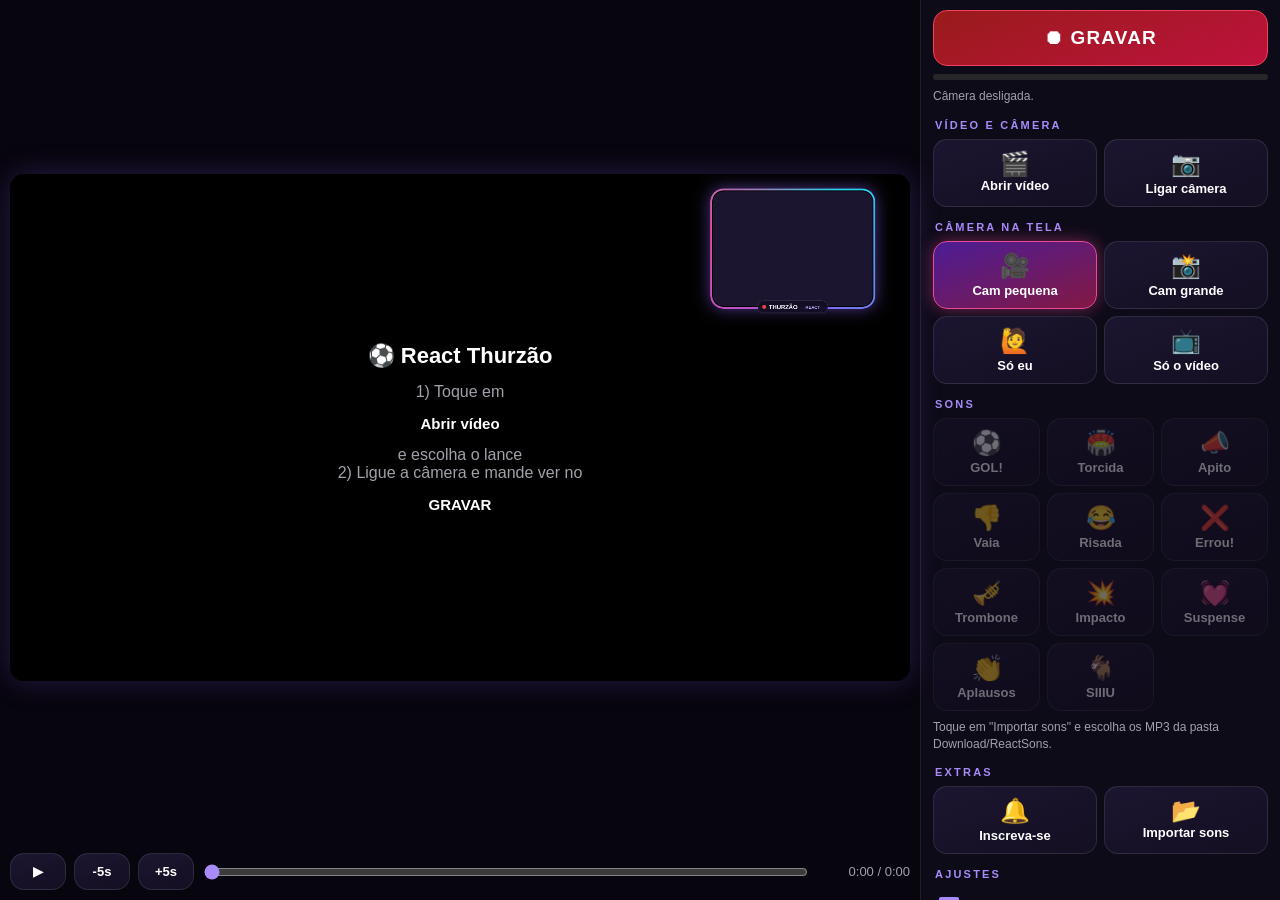
<file: estudio/index.html>
﻿<!doctype html>
<html lang="pt-BR">
<head>
<meta charset="utf-8">
<meta name="viewport" content="width=device-width, initial-scale=1, viewport-fit=cover, user-scalable=no">
<meta name="theme-color" content="#0e0b18">
<title>React Thurzão</title>
<link rel="manifest" href="manifest.json">
<link rel="icon" href="icon-192.png">
<style>
* { box-sizing:border-box; -webkit-tap-highlight-color:transparent; }
html, body { margin:0; height:100%; background:#07050d; color:#f4f4f5; font-family:Roboto,"Segoe UI",Arial,sans-serif; overflow:hidden; user-select:none; }
.app { display:grid; grid-template-columns: 1fr 360px; height:100%; }
.stage { position:relative; display:flex; flex-direction:column; min-width:0; padding:10px; gap:8px; }
.tela { position:relative; flex:1; min-height:0; display:flex; align-items:center; justify-content:center; }
canvas { max-width:100%; max-height:100%; aspect-ratio:16/9; background:#000; border-radius:14px; box-shadow:0 0 30px rgba(139,92,246,.25); }
.vazio { position:absolute; inset:0; display:flex; flex-direction:column; align-items:center; justify-content:center; gap:14px; text-align:center; color:#a1a1aa; pointer-events:none; }
.vazio b { color:#fff; font-size:22px; }
.recbadge { position:absolute; top:14px; left:14px; display:none; align-items:center; gap:8px; background:#be123c; color:#fff; font-weight:800; padding:6px 12px; border-radius:999px; letter-spacing:.08em; }
.recbadge.on { display:flex; } .recbadge i { width:10px; height:10px; border-radius:50%; background:#fff; animation:pisca 1.2s infinite; }
@keyframes pisca { 50% { opacity:.3; } }
.player { display:flex; align-items:center; gap:8px; }
.player input[type=range] { flex:1; accent-color:#a78bfa; height:28px; }
.player span { font-variant-numeric:tabular-nums; font-size:13px; color:#a1a1aa; min-width:92px; text-align:right; }
.painel { overflow-y:auto; padding:10px 12px 20px; background:#0e0b18; border-left:1px solid rgba(255,255,255,.08); }
h2 { font-size:11px; letter-spacing:.2em; color:#a78bfa; margin:14px 2px 8px; font-weight:800; }
.g { display:grid; grid-template-columns:repeat(3,1fr); gap:7px; } .g2 { display:grid; grid-template-columns:1fr 1fr; gap:7px; }
button, .btn { border:1px solid rgba(255,255,255,.1); border-radius:14px; padding:10px 6px; background:linear-gradient(160deg,#1c1530,#140f22);
  color:#fff; font:700 13px Roboto,"Segoe UI",sans-serif; text-align:center; touch-action:manipulation; transition:transform .06s, box-shadow .15s; }
button:active { transform:scale(.94); }
button .e { display:block; font-size:24px; margin-bottom:3px; }
button.on { border-color:#ec4899; background:linear-gradient(160deg,#4c1d95,#831843); box-shadow:0 0 16px rgba(236,72,153,.45); }
button.toca { border-color:#22d3ee; box-shadow:0 0 16px rgba(34,211,238,.6); }
button:disabled { opacity:.4; }
#bRec { width:100%; padding:16px; font-size:19px; letter-spacing:.06em; background:linear-gradient(160deg,#991b1b,#be123c); border-color:#f43f5e; }
#bRec.gravando { background:#27272a; border-color:#f43f5e; box-shadow:0 0 22px rgba(244,63,94,.6); }
.linha { display:flex; gap:7px; align-items:center; } .linha > * { flex:1; }
.meter { height:6px; border-radius:6px; background:#27272a; overflow:hidden; margin-top:8px; } .meter i { display:block; height:100%; width:0; background:#4ade80; transition:width .08s; }
.status { font-size:12px; color:#a1a1aa; margin-top:8px; line-height:1.4; min-height:16px; }
select { width:100%; background:#18181b; color:#fff; border:1px solid #3f3f46; border-radius:10px; padding:8px; font-size:13px; }
label.chk { display:flex; align-items:center; gap:8px; font-size:13px; padding:6px 2px; } label.chk input { width:20px; height:20px; accent-color:#a78bfa; }
input[type=file] { display:none; }
@media (orientation: portrait) { .app { grid-template-columns:1fr; grid-template-rows: 46% 1fr; } .painel { border-left:0; border-top:1px solid rgba(255,255,255,.08); } }
</style>
</head>
<body>
<div class="app">
  <div class="stage">
    <div class="tela">
      <canvas id="cv" width="1920" height="1080"></canvas>
      <div class="vazio" id="vazio"><b>⚽ React Thurzão</b>1) Toque em <b style="font-size:15px">Abrir vídeo</b> e escolha o lance<br>2) Ligue a câmera e mande ver no <b style="font-size:15px">GRAVAR</b></div>
      <div class="recbadge" id="recbadge"><i></i><span id="rtime">00:00</span></div>
    </div>
    <div class="player">
      <button id="bPlay" style="width:56px">▶</button>
      <button id="bBack" style="width:56px">-5s</button>
      <button id="bFwd" style="width:56px">+5s</button>
      <input type="range" id="seek" min="0" max="1000" value="0">
      <span id="ptime">0:00 / 0:00</span>
    </div>
  </div>

  <div class="painel">
    <button id="bRec">⏺ GRAVAR</button>
    <div class="meter"><i id="meter"></i></div>
    <div class="status" id="status">Câmera desligada.</div>

    <h2>VÍDEO E CÂMERA</h2>
    <div class="g2">
      <label class="btn" for="fVideo"><span class="e" style="display:block;font-size:24px">🎬</span>Abrir vídeo</label>
      <button id="bCam"><span class="e">📷</span>Ligar câmera</button>
    </div>
    <input type="file" id="fVideo" accept="video/*">

    <h2>CÂMERA NA TELA</h2>
    <div class="g2" id="layouts"></div>

    <h2>SONS</h2>
    <div class="g" id="sons"></div>
    <div class="status" id="sonsInfo"></div>

    <h2>EXTRAS</h2>
    <div class="g2">
      <button id="bPop"><span class="e">🔔</span>Inscreva-se</button>
      <label class="btn" for="fSons"><span class="e" style="display:block;font-size:24px">📂</span>Importar sons</label>
    </div>
    <input type="file" id="fSons" accept="audio/*,.mp3" multiple>

    <h2>AJUSTES</h2>
    <label class="chk"><input type="checkbox" id="cFone" checked> Estou de fone (som mais limpo)</label>
    <label class="chk"><input type="checkbox" id="cEspelho"> Espelhar câmera</label>
    <label class="chk"><input type="checkbox" id="cDuck" checked> Abaixar o vídeo quando eu falo</label>
    <div class="linha" style="margin-top:6px">
      <select id="sQual"><option value="1080">Qualidade: 1080p (melhor)</option><option value="720">Qualidade: 720p (mais leve)</option></select>
    </div>
    <div class="linha" style="margin-top:8px">
      <span style="font-size:13px;color:#a1a1aa;flex:0 0 auto">Volume do vídeo</span>
      <input type="range" id="vVol" min="0" max="100" value="80" style="accent-color:#a78bfa">
    </div>
    <div class="status">Os vídeos vão para a pasta <b>Download</b> do tablet.</div>
  </div>
</div>
<video id="vid" playsinline preload="auto" style="display:none"></video>
<video id="cam" playsinline muted autoplay style="display:none"></video>
<script src="app.js?v=3"></script>
<script>if ('serviceWorker' in navigator) navigator.serviceWorker.register('sw.js');</script>
</body>
</html>
</file>
<file: style.css>
:root{
  --bg:#111111; --glass:rgba(60,60,60,.72); --glass2:rgba(44,44,46,.92); --line:rgba(255,255,255,.08);
  --tx:#fff; --mut:#a1a1a6; --red:#ff3b30;
  --st:env(safe-area-inset-top); --sb:env(safe-area-inset-bottom);
}
*{box-sizing:border-box;-webkit-tap-highlight-color:transparent;-webkit-user-select:none;user-select:none}
html,body{margin:0;height:100%;background:var(--bg);color:var(--tx);overscroll-behavior:none;
  font:16px/1.35 -apple-system,BlinkMacSystemFont,"SF Pro Text","Segoe UI",Roboto,sans-serif}
body{overflow:hidden;position:fixed;inset:0}
button{font:inherit;color:inherit;border:0;background:none;padding:0;cursor:pointer}
svg{width:24px;height:24px;flex:none}
.hidden{display:none!important}
input,textarea{-webkit-user-select:text;user-select:text}

#app{position:fixed;inset:0;overflow:hidden}

/* ---- quadro (o que é gravado) ---- */
#frameBox{position:absolute;left:50%;top:0;transform:translateX(-50%);background:#111;overflow:hidden}
#cv{position:absolute;inset:0;width:100%;height:100%;display:block;touch-action:none}
#ytWrap{position:absolute;overflow:hidden;display:none;background:#000}
#ytWrap iframe,#yt{position:absolute;border:0;display:block}
body.yt #ytWrap{display:block}
body.yt #cv{pointer-events:none}
#camHit{position:absolute;touch-action:none;border-radius:50%}

.pill{display:inline-flex;align-items:center;gap:8px;background:var(--glass);color:#fff;font-weight:600;font-size:17px;
  padding:9px 18px 9px 14px;border-radius:999px;-webkit-backdrop-filter:blur(20px);backdrop-filter:blur(20px);white-space:nowrap}
.pill svg{width:22px;height:22px}
.pill.big{font-size:20px;padding:12px 24px 12px 20px;background:rgba(58,58,60,.85)}
.floating{position:absolute;transform:translate(-50%,-50%);z-index:3;touch-action:none}

/* ---- topo ---- */
.top{position:absolute;left:0;right:0;top:calc(var(--st) + 10px);display:flex;align-items:center;gap:12px;padding:0 16px;z-index:5}
.round{width:52px;height:52px;border-radius:50%;background:var(--glass);display:grid;place-items:center;
  -webkit-backdrop-filter:blur(20px);backdrop-filter:blur(20px);flex:none}
.round svg{width:26px;height:26px}
.round.on{background:#fff;color:#000}
.qpill{margin:0 auto;font-weight:800;font-size:16px;padding:7px 16px;border-radius:999px;background:rgba(60,60,60,.8);
  border:2.5px solid var(--red);font-variant-numeric:tabular-nums;letter-spacing:.2px}
.qpill.rec{background:var(--red);animation:pulse 1.2s infinite}
@keyframes pulse{50%{opacity:.7}}

/* ---- base ---- */
.bottom{position:absolute;left:0;right:0;bottom:0;padding:0 0 calc(var(--sb) + 14px);display:flex;flex-direction:column;align-items:center;gap:14px;z-index:5;pointer-events:none}
.bottom>*{pointer-events:auto}
.playbar{width:calc(100% - 32px);max-width:520px;display:flex;align-items:center;gap:10px;background:var(--glass);border-radius:999px;padding:6px 14px 6px 6px;
  -webkit-backdrop-filter:blur(20px);backdrop-filter:blur(20px);font-size:13px;font-variant-numeric:tabular-nums;color:#ddd}
.pb-play{width:38px;height:38px;border-radius:50%;background:#fff;color:#000;display:grid;place-items:center}
.pb-play svg{width:18px;height:18px}
.pb-play.paused{background:var(--red);color:#fff}
.playbar input{flex:1;accent-color:var(--red);min-width:0}

.emojis{display:flex;gap:2px;background:var(--glass);border-radius:999px;padding:4px 8px;-webkit-backdrop-filter:blur(20px);backdrop-filter:blur(20px);max-width:calc(100% - 24px);overflow-x:auto}
.emojis button{font-size:28px;padding:4px 5px;line-height:1}
.emojis button:active{transform:scale(1.35)}
.emojis .txt{font-size:19px;font-weight:800;width:40px;height:40px;border-radius:50%;background:#fff;color:#000;margin-left:4px;flex:none}

.dl{position:absolute!important;left:26px;bottom:calc(var(--sb) + 196px)}
.tbrow{display:flex;align-items:center;gap:10px;max-width:100%;padding:0 12px}
.chev{width:40px;height:40px;display:grid;place-items:center;transition:transform .25s}
.chev svg{width:26px;height:26px}
.tbrow.collapsed .chev{transform:rotate(180deg)}
.tbrow.collapsed .toolbar{display:none}
.toolbar{display:flex;align-items:center;gap:4px;background:rgba(44,44,46,.9);border-radius:999px;padding:6px 10px}
.toolbar button{width:52px;height:52px;display:grid;place-items:center;border-radius:50%}
.toolbar button svg{width:30px;height:30px}
.toolbar button.on{color:var(--red)}
.toolbar button:active{background:rgba(255,255,255,.08)}

.shutter{width:84px;height:84px;border-radius:50%;border:5px solid #e5e5ea;display:grid;place-items:center;padding:0;margin-top:4px}
.shutter span{width:66px;height:66px;border-radius:50%;background:linear-gradient(#ff5a4e,#e0241a);transition:all .25s}
.shutter.on span{width:34px;height:34px;border-radius:9px}

/* modo limpo (gravação de tela) */
body.clean .top,body.clean .bottom,body.clean .floating{display:none!important}
#cleanExit{position:fixed;right:10px;bottom:calc(var(--sb) + 10px);z-index:30;width:34px;height:34px;border-radius:50%;background:rgba(255,255,255,.1);color:rgba(255,255,255,.5);font-size:15px;display:none}
body.clean #cleanExit{display:grid;place-items:center}

/* ---- sheets ---- */
.scrim{position:fixed;inset:0;background:rgba(0,0,0,.35);opacity:0;pointer-events:none;transition:.25s;z-index:19}
.scrim.on{opacity:1;pointer-events:auto}
.sheet{position:fixed;left:0;right:0;bottom:0;margin:0 auto;max-width:600px;max-height:78vh;overflow-y:auto;background:#1c1c1e;border-radius:22px 22px 0 0;
  padding:8px 18px calc(var(--sb) + 20px);transform:translateY(105%);transition:transform .3s cubic-bezier(.2,.8,.2,1);z-index:20;display:flex;flex-direction:column;gap:12px}
.sheet.open{transform:none}
.grab{width:38px;height:5px;border-radius:3px;background:#48484a;margin:0 auto 2px}
.sheet h3{margin:4px 0 0;font-size:19px}
.sbtn{display:flex;align-items:center;justify-content:center;gap:10px;text-decoration:none;background:#2c2c2e;color:#fff;font-weight:600;border-radius:14px;padding:14px;min-height:50px;font-size:16px}
.sbtn.primary{background:var(--red)}
.sbtn.ghost{background:none;color:var(--mut)}
.sep{text-align:center;color:var(--mut);font-size:13px}
.row{display:flex;gap:8px}.row>*{flex:1}.row>#ytGo{flex:0 0 84px}
input[type=url],textarea{width:100%;background:#2c2c2e;border:1px solid #3a3a3c;border-radius:14px;color:#fff;padding:13px;font:inherit;font-size:16px;resize:none}
.hint{color:var(--mut);font-size:13px;margin:0}
.set{display:flex;justify-content:space-between;align-items:center;gap:12px;font-size:15px;min-height:40px}
.set>span{flex:1;color:#e5e5ea}
.set input[type=range]{flex:1;accent-color:var(--red);max-width:55%}
.tog input{appearance:none;-webkit-appearance:none;width:51px;height:31px;border-radius:16px;background:#39393d;position:relative;transition:.2s;flex:none;margin:0}
.tog input::after{content:"";position:absolute;left:2px;top:2px;width:27px;height:27px;border-radius:50%;background:#fff;transition:.2s;box-shadow:0 2px 4px rgba(0,0,0,.3)}
.tog input:checked{background:#34c759}
.tog input:checked::after{left:22px}
.seg{display:flex;background:#2c2c2e;border-radius:10px;padding:2px}
.seg button{padding:7px 10px;font-size:13px;border-radius:8px;color:#ddd}
.seg button.on{background:#636366;color:#fff;font-weight:700}
.help{color:var(--mut);font-size:14px}.help summary{color:#fff;padding:6px 0}
#momentsList{margin:0;padding-left:24px}
#momentsList li{padding:10px 0;border-bottom:1px solid #2c2c2e}
#momentsList li b{color:var(--red)}
#momentsList:empty::before{content:"Nenhuma pausa ainda. Pause o vídeo pra marcar momentos.";color:var(--mut);display:block;margin-left:-24px}

.modal{position:fixed;inset:0;background:rgba(0,0,0,.85);display:grid;place-items:center;z-index:40;padding:16px}
.modal-box{background:#1c1c1e;border-radius:22px;padding:16px;width:100%;max-width:420px;display:flex;flex-direction:column;gap:10px}
.modal-box video{width:100%;max-height:58vh;background:#000;border-radius:14px}
.toast{position:fixed;left:50%;top:calc(var(--st) + 76px);transform:translate(-50%,-10px);background:rgba(30,30,30,.95);padding:10px 18px;border-radius:999px;
  opacity:0;transition:.25s;z-index:50;pointer-events:none;font-size:14px;max-width:90vw;text-align:center;font-weight:600}
.toast.show{opacity:1;transform:translate(-50%,0)}

#vid,#cam{position:fixed;left:0;top:0;width:2px;height:2px;opacity:.01;pointer-events:none;z-index:-1}

/* ---- sons ---- */
.sounds{display:flex;gap:8px;overflow-x:auto;max-width:100%;padding:2px 14px;scrollbar-width:none;-webkit-overflow-scrolling:touch}
.sounds::-webkit-scrollbar{display:none}
.snd{flex:none;width:66px;height:66px;border-radius:18px;background:var(--glass);-webkit-backdrop-filter:blur(20px);backdrop-filter:blur(20px);
  display:flex;flex-direction:column;align-items:center;justify-content:center;gap:2px;transition:transform .1s,background .2s}
.snd i{font-style:normal;font-size:26px;line-height:1}
.snd span{font-size:11px;font-weight:600;color:#e5e5ea;max-width:62px;overflow:hidden;text-overflow:ellipsis;white-space:nowrap}
.snd:active{transform:scale(.92)}
.snd.hit{background:var(--red)}
.snd.add{background:rgba(255,255,255,.12);border:1.5px dashed rgba(255,255,255,.35)}

/* ---- ajustar ---- */
#adjHit{position:absolute;inset:0;z-index:4;display:none;touch-action:none;outline:3px dashed rgba(255,214,10,.9);outline-offset:-3px}
body.adjusting #adjHit{display:block}
body.adjusting #camHit,body.adjusting #splitPill,body.adjusting #addMedia{display:none!important}
.adj-hint{position:absolute;left:50%;top:50%;transform:translate(-50%,-50%);background:rgba(0,0,0,.55);padding:10px 16px;border-radius:14px;text-align:center;
  font-weight:700;font-size:15px;pointer-events:none;animation:fadeHint 3.5s forwards}
.adj-hint small{font-weight:500;color:#ccc;font-size:12px}
@keyframes fadeHint{0%,70%{opacity:1}100%{opacity:0}}
#adjDone{display:none;left:50%;top:auto;bottom:16px;transform:translateX(-50%);background:#ffd60a;color:#000;z-index:6}
body.adjusting #adjDone{display:inline-flex}
body.adjusting .bottom{display:none}
#adjBtn.on{background:#ffd60a;color:#000}
.steps{margin:0;padding-left:22px;color:#e5e5ea;font-size:15px}.steps li{margin:6px 0}

/* topo cabe 5 botões no iPhone */
.top{gap:8px;padding:0 12px}
.round{width:46px;height:46px}.round svg{width:23px;height:23px}
.qpill{font-size:13px;padding:6px 11px;white-space:nowrap}
@media (max-width:360px){.qpill{display:none}}
.toolbar{gap:0;padding:5px 6px}
.toolbar button{width:47px;height:47px}
.toolbar button svg{width:27px;height:27px}
.tbrow{gap:4px;padding:0 8px}
.chev{width:34px}
.dl{bottom:calc(var(--sb) + 30px)!important;left:28px}
.emojis{scrollbar-width:none}.emojis::-webkit-scrollbar{display:none}
#ytWrap{clip-path:inset(0);-webkit-clip-path:inset(0);isolation:isolate;transform:translateZ(0)}

/* ---- replay / zoom dramático ---- */
.pb-replay{height:34px;padding:0 10px;border-radius:999px;background:rgba(255,214,10,.18);color:#ffd60a;font-size:18px;font-weight:800;display:flex;align-items:center;gap:1px;flex:none}
.pb-replay b{font-size:12px}
.punch{position:absolute!important;right:28px;bottom:calc(var(--sb) + 30px)}
.punch:active{background:#fff;color:#000;transform:scale(.92)}

/* ---- desenhar ---- */
#drawHit{position:absolute;inset:0;z-index:4;display:none;touch-action:none;cursor:crosshair}
body.drawing #drawHit{display:block}
body.drawing .bottom,body.drawing #camHit,body.drawing #splitPill,body.drawing #addMedia{display:none!important}
.drawbar{position:fixed;left:50%;bottom:calc(var(--sb) + 14px);transform:translateX(-50%);z-index:6;display:none;flex-direction:column;gap:8px;align-items:center;
  background:rgba(28,28,30,.92);-webkit-backdrop-filter:blur(20px);backdrop-filter:blur(20px);padding:10px 12px;border-radius:22px;max-width:calc(100% - 20px)}
body.drawing .drawbar{display:flex}
.dcolors,.dtools{display:flex;gap:8px;align-items:center}
.dcolors button{width:30px;height:30px;border-radius:50%;background:var(--c);border:3px solid transparent}
.dcolors button.on{border-color:#fff;box-shadow:0 0 0 2px #000 inset}
.dtools button{min-width:42px;height:40px;border-radius:12px;background:#2c2c2e;font-size:20px;font-weight:700}
.dtools button.on{background:#ffd60a;color:#000}
.dtools .ok{background:var(--red);font-size:15px;padding:0 12px}
#tbDraw.on{color:#ffd60a}

/* ---- contagem ---- */
.countdown{position:absolute;inset:0;z-index:7;display:grid;place-items:center;font-size:160px;font-weight:900;color:#fff;
  text-shadow:0 6px 30px rgba(0,0,0,.7);background:rgba(0,0,0,.25);pointer-events:none}
.countdown.tick{animation:cd 1s ease-out}
@keyframes cd{0%{transform:scale(1.6);opacity:0}25%{transform:scale(1);opacity:1}85%{opacity:1}100%{transform:scale(.8);opacity:0}}
body.clean .countdown{background:none}
input[type=text]{width:100%;background:#2c2c2e;border:1px solid #3a3a3c;border-radius:14px;color:#fff;padding:13px;font:inherit;font-size:16px}

/* ---- editor ---- */
.editor{position:fixed;inset:0;z-index:45;background:#000;display:flex;flex-direction:column;gap:8px;padding:calc(var(--st) + 6px) 12px calc(var(--sb) + 10px);overflow-y:auto}
.ed-top{display:flex;align-items:center;justify-content:space-between}
.ed-top .sbtn{min-height:40px;padding:8px 14px}
.ed-view{flex:1 1 auto;min-height:160px;max-height:42vh;display:flex;justify-content:center;background:#111;border-radius:14px;overflow:hidden}
.ed-view video{max-width:100%;max-height:100%;height:100%;object-fit:contain}
.ed-time{text-align:center;font-variant-numeric:tabular-nums;color:var(--mut);font-size:13px}
.ed-bar{position:relative;height:46px;border-radius:10px;background:linear-gradient(#3a3a3c,#2c2c2e);touch-action:none;flex:none;overflow:hidden}
#edSegs .trim{position:absolute;top:0;bottom:0;background:rgba(0,0,0,.75)}
#edSegs .cut{position:absolute;top:0;bottom:0;background:repeating-linear-gradient(45deg,rgba(255,59,48,.85) 0 6px,rgba(255,59,48,.5) 6px 12px)}
#edSegs .cut.pending{opacity:.6}
.ed-head{position:absolute;top:-2px;bottom:-2px;width:3px;margin-left:-1.5px;background:#ffd60a;box-shadow:0 0 6px #ffd60a}
.ed-ctrl{display:flex;justify-content:center;align-items:center;gap:18px;flex:none}
.ed-ctrl .round{font-size:13px;font-weight:700}
.ed-play{width:56px;height:56px;border-radius:50%;background:#fff;color:#000;font-size:22px}
.ed-tabs{display:flex;background:#1c1c1e;border-radius:12px;padding:3px;flex:none}
.ed-tabs button{flex:1;padding:9px 4px;border-radius:9px;font-size:14px;font-weight:600;color:#ccc}
.ed-tabs button.on{background:#3a3a3c;color:#fff}
.edpane{display:flex;flex-direction:column;gap:8px;flex:none}
.edpane .sbtn small{font-weight:500;color:#bbb;margin-left:4px}
.ed-cuts{margin:0;padding-left:20px;font-size:14px}
.ed-cuts li{padding:4px 0}.ed-cuts button{color:var(--red);font-weight:700;margin-left:8px}
.ed-cover{max-width:60%;max-height:30vh;align-self:center;border-radius:10px}
.ed-progress{position:fixed;inset:0;z-index:50;background:rgba(0,0,0,.6);display:grid;place-items:center;padding:24px;pointer-events:auto}
.ed-progress>div{background:#1c1c1e;border-radius:18px;padding:18px;width:100%;max-width:340px;display:flex;flex-direction:column;gap:10px;text-align:center}
.ed-prog{height:8px;background:#3a3a3c;border-radius:4px;overflow:hidden}.ed-prog i{display:block;height:100%;width:0;background:var(--red);transition:width .2s}

/* ---- teleprompter (fora do canvas: não grava) ---- */
.prompter{position:fixed;left:10px;right:10px;top:calc(var(--st) + 64px);z-index:8;max-width:600px;margin:0 auto;background:rgba(0,0,0,.62);
  -webkit-backdrop-filter:blur(6px);backdrop-filter:blur(6px);border-radius:18px;overflow:hidden;border:1px solid rgba(255,255,255,.12)}
.p-scroll{position:absolute;inset:0 0 44px 0;overflow:hidden;touch-action:none;-webkit-mask-image:linear-gradient(transparent,#000 18%,#000 80%,transparent);mask-image:linear-gradient(transparent,#000 18%,#000 80%,transparent)}
#pInner{padding:28% 18px 60%;font-weight:700;line-height:1.35;color:#fff;white-space:pre-wrap;will-change:transform;text-align:center}
.p-guide{position:absolute;left:8px;right:8px;top:30%;height:2px;background:rgba(255,214,10,.55);pointer-events:none}
.p-ctrl{position:absolute;left:0;right:0;bottom:0;height:44px;display:flex;align-items:center;justify-content:center;gap:6px;background:rgba(0,0,0,.5)}
.p-ctrl button{min-width:34px;height:32px;border-radius:9px;background:rgba(255,255,255,.12);font-size:15px;font-weight:700}
.p-ctrl span{font-size:12px;color:#ddd;min-width:34px;text-align:center;font-variant-numeric:tabular-nums}
#tbPrompter.on{color:#ffd60a}
body.clean .prompter{display:none}

/* ---- extras ---- */
.round.cc{font-weight:900;font-size:15px;letter-spacing:.5px}
.round.cc.on{background:#ffd60a;color:#000}
.pauserec{position:absolute!important;left:28px;bottom:calc(var(--sb) + 30px);display:none!important;font-size:20px}
body.recording .pauserec{display:grid!important}
body.recording .dl{display:none!important}
.pauserec.on{background:#ffd60a;color:#000}
.pb-q{width:32px;height:32px;border-radius:50%;background:rgba(255,255,255,.12);font-size:14px;flex:none}
.pb-qi{font-size:12px;color:#ffd60a;font-weight:700;flex:none}
.emojis .tk{background:rgba(255,255,255,.15);color:#fff;font-size:20px}
.emojis .tk.on{background:#ffd60a}
.sh{margin:10px 0 0;font-size:15px;color:#fff;border-top:1px solid #2c2c2e;padding-top:12px}
.seg.wrap{flex-wrap:wrap}
.seg.wrap button{flex:1 1 auto}
input[type=color]{width:52px;height:34px;border:0;background:none;padding:0}
.sbtn small{font-weight:500;opacity:.8;font-size:12px}
#histList{display:flex;flex-direction:column;gap:8px}
.hrow{display:flex;align-items:center;gap:6px;background:#2c2c2e;border-radius:12px;padding:10px}
.hrow>div{flex:1;min-width:0;display:flex;flex-direction:column}
.hrow b{white-space:nowrap;overflow:hidden;text-overflow:ellipsis;font-size:14px}
.hrow small{color:var(--mut);font-size:12px}
.hrow button{width:38px;height:38px;border-radius:10px;background:#3a3a3c;font-size:16px;flex:none}

/* ============ RESPONSIVO: tablet, celular deitado e computador ============ */
/* tela larga: coluna de controles à direita */
body.wide .top{left:auto;right:0;width:var(--panel);padding:0 12px;justify-content:space-between}
body.wide .top .qpill{margin:0}
body.wide .bottom{left:auto;right:0;top:0;width:var(--panel);background:#161618;border-left:1px solid #222;
  padding:calc(var(--st) + 74px) 0 calc(var(--sb) + 16px);justify-content:flex-end;gap:12px;overflow-y:auto;overflow-x:hidden}
body.wide .playbar{width:calc(100% - 24px)}
body.wide .sounds{flex-wrap:wrap;justify-content:center;overflow:visible;padding:0 10px}
body.wide .snd{width:62px;height:62px}
body.wide .emojis{flex-wrap:wrap;justify-content:center;border-radius:18px;max-width:calc(100% - 24px)}
body.wide .tbrow{max-width:100%}
body.wide .toolbar{flex-wrap:wrap;justify-content:center;border-radius:20px}
body.wide .dl,body.wide .pauserec{left:18px;bottom:calc(var(--sb) + 26px)}
body.wide .punch{right:18px;bottom:calc(var(--sb) + 26px)}
body.wide .drawbar{left:auto;right:10px;transform:none;width:calc(var(--panel) - 20px)}
body.wide .dcolors,body.wide .dtools{flex-wrap:wrap;justify-content:center}
body.wide .prompter{right:calc(var(--panel) + 12px);left:12px;max-width:none}
body.wide .sheet{left:auto;right:0;top:0;bottom:0;width:min(420px,100%);max-height:none;margin:0;border-radius:0;
  transform:translateX(105%);padding-top:calc(var(--st) + 14px)}
body.wide .sheet.open{transform:none}
body.wide .grab{display:none}
body.wide #toast{left:calc((100% - var(--panel)) / 2)}
body.wide.clean #frameBox{left:50%!important}

/* tablet em pé: controles mais largos e confortáveis */
body.mid .playbar{max-width:640px}
body.mid .sounds{justify-content:center;flex-wrap:wrap;max-width:720px}
body.mid .emojis{max-width:720px}
@media (min-width:700px){
  .snd{width:72px;height:72px}.snd i{font-size:30px}
  .toolbar button{width:56px;height:56px}
  .shutter{width:92px;height:92px}.shutter span{width:72px;height:72px}
}

/* modal de resultado em tela larga */
@media (min-aspect-ratio:1/1) and (min-width:700px){
  .modal-box{max-width:760px;display:grid;grid-template-columns:1fr 280px;align-items:start}
  .modal-box video{grid-row:span 6;max-height:80vh}
}

/* editor: duas colunas em tela larga */
@media (min-aspect-ratio:1/1) and (min-width:700px){
  .editor{display:grid;grid-template-columns:1fr min(400px,42vw);grid-template-rows:auto auto auto auto 1fr;column-gap:16px;align-content:start}
  .ed-top{grid-column:1 / -1}
  .ed-view{grid-column:1;grid-row:2 / span 4;max-height:none;height:calc(100vh - 200px)}
  .ed-time,.ed-bar,.ed-ctrl,.ed-tabs,.edpane{grid-column:2}
  .ed-bar{grid-column:1;grid-row:6}
  .ed-time{grid-row:2}.ed-ctrl{grid-row:3}.ed-tabs{grid-row:4}.edpane{grid-row:5;overflow-y:auto}
}
@media (min-aspect-ratio:1/1) and (max-height:500px){ .ed-view{height:calc(100vh - 130px)} }
body.wide .top{z-index:7}
body.wide .chev{display:none}
body.wide .toolbar{flex-wrap:nowrap;padding:4px}
body.wide .toolbar button{width:calc((var(--panel) - 40px) / 6);height:48px}
body.wide .toolbar button svg{width:26px;height:26px}
.pill.floating{font-size:var(--pf,17px);padding:.5em 1em .5em .8em}
.pill.floating svg{width:1.3em;height:1.3em}
.pill.floating.big{font-size:calc(var(--pf,17px) * 1.15)}
.countdown{font-size:calc(var(--pf,17px) * 9)}
</file>
